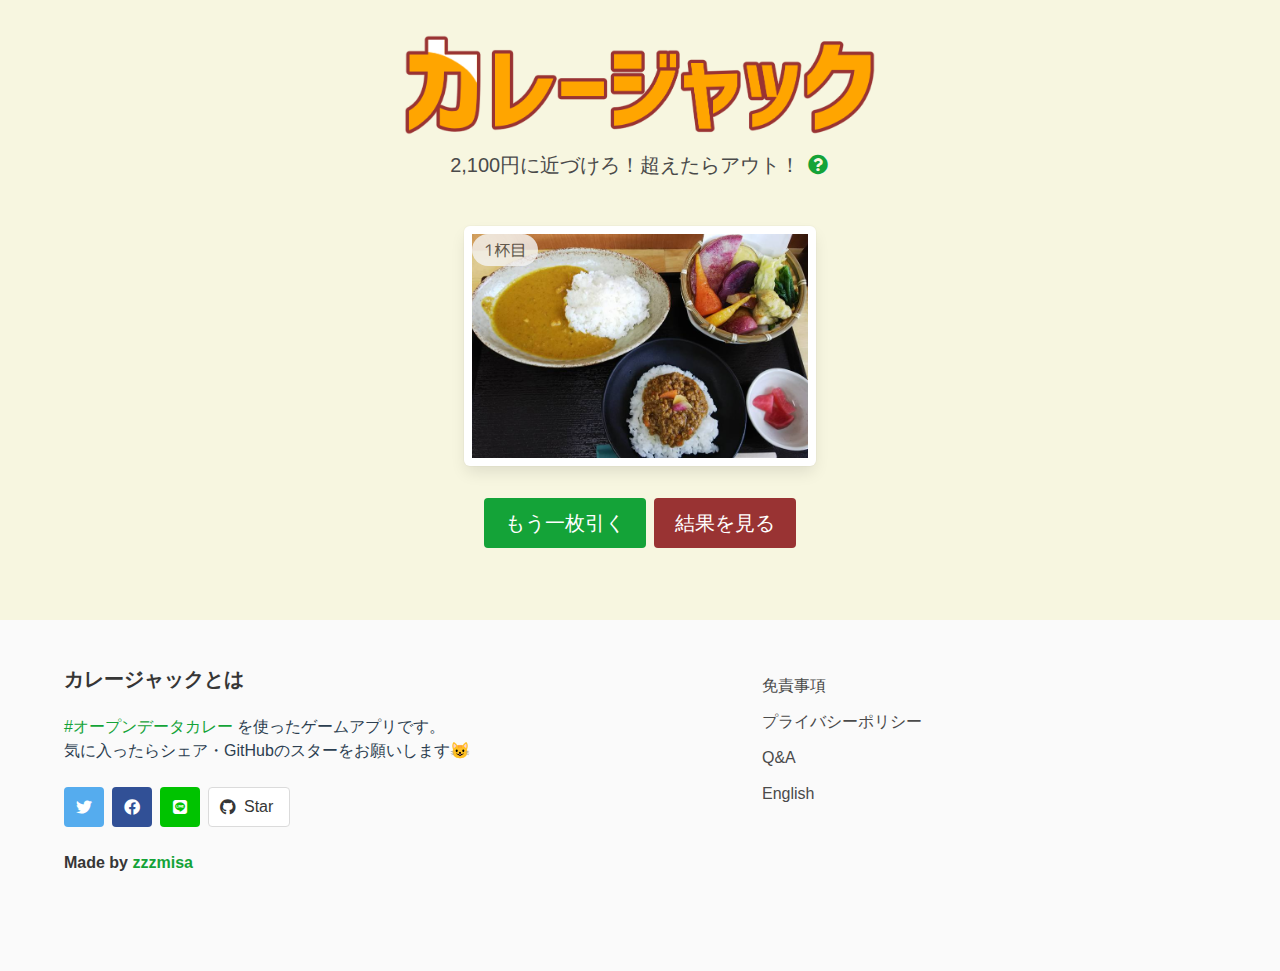
<file: index.html>
<!DOCTYPE html><html lang=en><head><meta charset=utf-8><meta http-equiv=X-UA-Compatible content="IE=edge"><meta name=viewport content="width=device-width,initial-scale=1"><link rel=icon href=favicon.ico><title>カレージャック</title><meta name=description content=オープンデータカレーを使ったゲームアプリです。><meta property=og:title content=カレージャック><meta property=og:type content=website><meta property=og:url content=https://curryjack.zzzmisa.com><meta property=og:image content=https://curryjack.zzzmisa.com/ogimage.jpg><meta property=og:site_name content=カレージャック><meta property=og:description content=オープンデータカレーを使ったゲームアプリです。><meta property=og:locale content=ja_JP><meta name=twitter:card content=summary_large_image><meta name=twitter:site content=カレージャック><meta name=twitter:url content=https://curryjack.zzzmisa.com/ ><meta name=twitter:title content=カレージャック><meta name=twitter:description content=オープンデータカレーを使ったゲームアプリです。><meta name=twitter:image content=https://curryjack.zzzmisa.com/ogimage.jpg><link href=css/faq.a9e68da0.css rel=prefetch><link href=css/result.d8a0c3f0.css rel=prefetch><link href=js/404.484a60c1.js rel=prefetch><link href=js/faq.cda42176.js rel=prefetch><link href=js/result.44907684.js rel=prefetch><link href=css/index.1fa9039b.css rel=preload as=style><link href=js/chunk-vendors.0b513c29.js rel=preload as=script><link href=js/index.0ae205c4.js rel=preload as=script><link href=css/index.1fa9039b.css rel=stylesheet></head><body style="background-color: #F7F6E0;"><noscript><strong>We're sorry but Curryjack doesn't work properly without JavaScript enabled. Please enable it to continue.</strong></noscript><div id=app></div><script src=js/chunk-vendors.0b513c29.js></script><script src=js/index.0ae205c4.js></script></body></html>
</file>
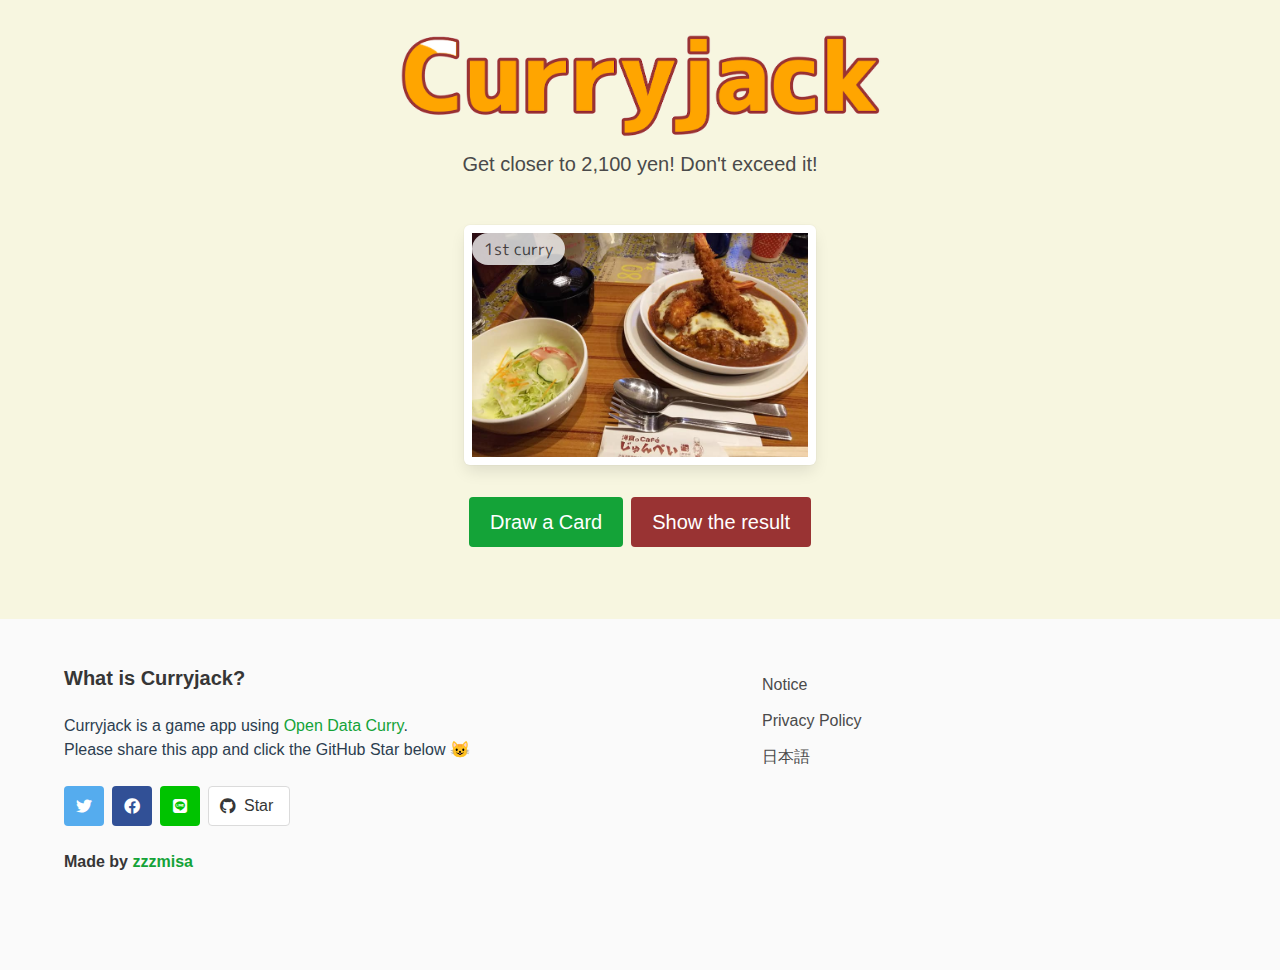
<file: en/index.html>
<!DOCTYPE html><html lang=en><head><meta charset=utf-8><meta http-equiv=X-UA-Compatible content="IE=edge"><meta name=viewport content="width=device-width,initial-scale=1"><link rel=icon href=/en/favicon.ico><title>Curryjack</title><meta name=description content="The game app using Open Data Curry"><meta property=og:title content=Curryjack><meta property=og:type content=website><meta property=og:url content=https://curryjack.zzzmisa.com><meta property=og:image content=https://curryjack.zzzmisa.com/ogimage_en.jpg><meta property=og:site_name content=Curryjack><meta property=og:description content="The game app using Open Data Curry"><meta property=og:locale content=ja_JP><meta name=twitter:card content=summary_large_image><meta name=twitter:site content=Curryjack><meta name=twitter:url content=https://curryjack.zzzmisa.com/ ><meta name=twitter:title content=Curryjack><meta name=twitter:description content="The game app using Open Data Curry"><meta name=twitter:image content=https://curryjack.zzzmisa.com/ogimage_en.jpg><link href=/en/css/faq.a9e68da0.css rel=prefetch><link href=/en/css/result.d8a0c3f0.css rel=prefetch><link href=/en/js/404.484a60c1.js rel=prefetch><link href=/en/js/faq.cda42176.js rel=prefetch><link href=/en/js/result.44907684.js rel=prefetch><link href=/en/css/index.1fa9039b.css rel=preload as=style><link href=/en/js/chunk-vendors.0b513c29.js rel=preload as=script><link href=/en/js/index.ddda1fb2.js rel=preload as=script><link href=/en/css/index.1fa9039b.css rel=stylesheet></head><body style="background-color: #F7F6E0;"><noscript><strong>We're sorry but Curryjack doesn't work properly without JavaScript enabled. Please enable it to continue.</strong></noscript><div id=app></div><script src=/en/js/chunk-vendors.0b513c29.js></script><script src=/en/js/index.ddda1fb2.js></script></body></html>
</file>
